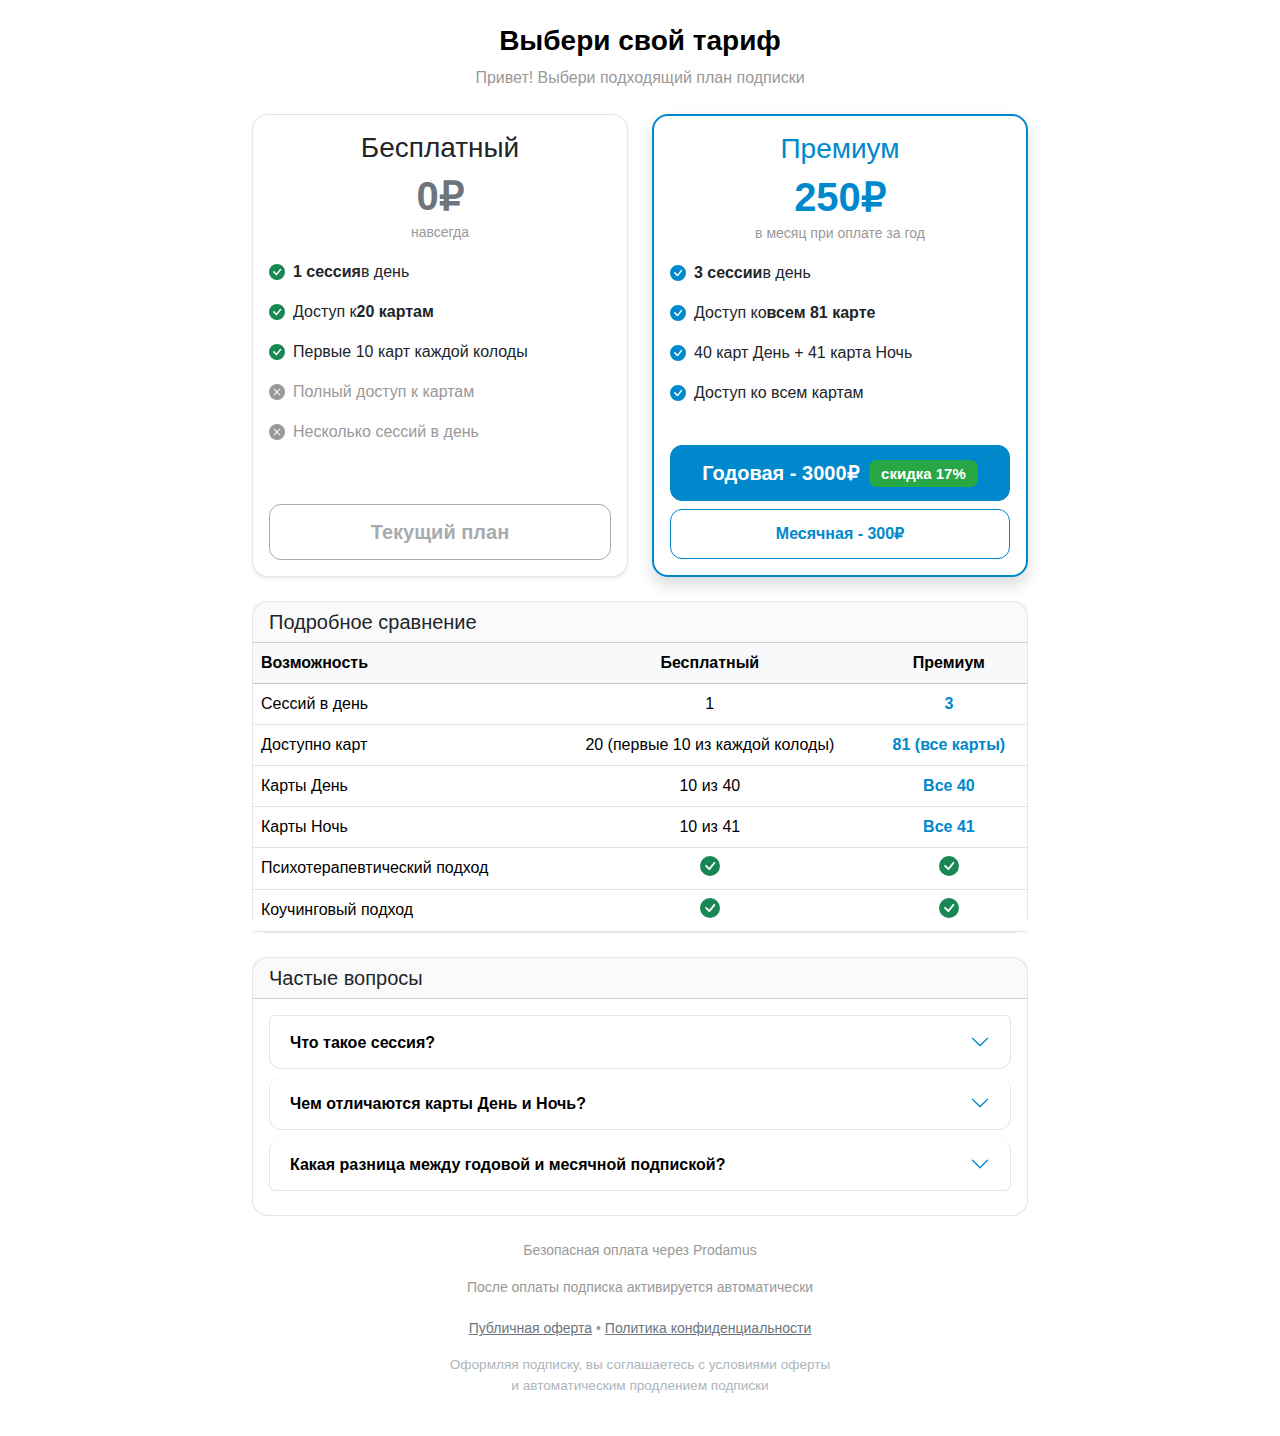
<file: static/webapp/index.html>
<!DOCTYPE html>
<html lang="ru">
<head>
    <meta charset="UTF-8">
    <meta name="viewport" content="width=device-width, initial-scale=1.0">
    <title>Выбор подписки</title>

    <!-- Bootstrap 5 CSS -->
    <link href="https://cdn.jsdelivr.net/npm/bootstrap@5.3.2/dist/css/bootstrap.min.css" rel="stylesheet">

    <!-- Custom CSS -->
    <link href="css/style.css" rel="stylesheet">

    <!-- Telegram WebApp Script -->
    <script src="https://telegram.org/js/telegram-web-app.js"></script>
</head>
<body>
    <div class="container py-4">
        <!-- Header -->
        <div class="text-center mb-4">
            <h1 class="mb-2">Выбери свой тариф</h1>
            <p class="text-muted" id="user-greeting">Привет! Выбери подходящий план подписки</p>
        </div>

        <!-- Comparison Cards -->
        <div class="row g-4 mb-4">
            <!-- Free Plan -->
            <div class="col-md-6">
                <div class="card h-100 shadow-sm">
                    <div class="card-body d-flex flex-column">
                        <div class="text-center mb-3">
                            <h3 class="card-title">Бесплатный</h3>
                            <div class="display-6 fw-bold text-secondary">0₽</div>
                            <small class="text-muted">навсегда</small>
                        </div>

                        <ul class="list-unstyled mb-4 flex-grow-1">
                            <li class="mb-3">
                                <svg class="bi text-success me-2" width="16" height="16" fill="currentColor">
                                    <use xlink:href="#check-circle-fill"/>
                                </svg>
                                <strong>1 сессия</strong> в день
                            </li>
                            <li class="mb-3">
                                <svg class="bi text-success me-2" width="16" height="16" fill="currentColor">
                                    <use xlink:href="#check-circle-fill"/>
                                </svg>
                                Доступ к <strong>20 картам</strong>
                            </li>
                            <li class="mb-3">
                                <svg class="bi text-success me-2" width="16" height="16" fill="currentColor">
                                    <use xlink:href="#check-circle-fill"/>
                                </svg>
                                Первые 10 карт каждой колоды
                            </li>
                            <li class="mb-3">
                                <svg class="bi text-muted me-2" width="16" height="16" fill="currentColor">
                                    <use xlink:href="#x-circle-fill"/>
                                </svg>
                                <span class="text-muted">Полный доступ к картам</span>
                            </li>
                            <li class="mb-3">
                                <svg class="bi text-muted me-2" width="16" height="16" fill="currentColor">
                                    <use xlink:href="#x-circle-fill"/>
                                </svg>
                                <span class="text-muted">Несколько сессий в день</span>
                            </li>
                        </ul>

                        <button class="btn btn-outline-secondary btn-lg w-100" disabled>
                            Текущий план
                        </button>
                    </div>
                </div>
            </div>

            <!-- Premium Plan -->
            <div class="col-md-6">
                <div class="card h-100 shadow border-primary">
                    <div class="card-body d-flex flex-column">
                        <div class="text-center mb-3">
                            <h3 class="card-title text-primary">Премиум</h3>
                            <div class="display-6 fw-bold text-primary">250₽</div>
                            <small class="text-muted">в месяц при оплате за год</small>
                        </div>

                        <ul class="list-unstyled mb-4 flex-grow-1">
                            <li class="mb-3">
                                <svg class="bi text-primary me-2" width="16" height="16" fill="currentColor">
                                    <use xlink:href="#check-circle-fill"/>
                                </svg>
                                <strong>3 сессии</strong> в день
                            </li>
                            <li class="mb-3">
                                <svg class="bi text-primary me-2" width="16" height="16" fill="currentColor">
                                    <use xlink:href="#check-circle-fill"/>
                                </svg>
                                Доступ ко <strong>всем 81 карте</strong>
                            </li>
                            <li class="mb-3">
                                <svg class="bi text-primary me-2" width="16" height="16" fill="currentColor">
                                    <use xlink:href="#check-circle-fill"/>
                                </svg>
                                40 карт День + 41 карта Ночь
                            </li>
                            <li class="mb-3">
                                <svg class="bi text-primary me-2" width="16" height="16" fill="currentColor">
                                    <use xlink:href="#check-circle-fill"/>
                                </svg>
                                Доступ ко всем картам
                            </li>
                        </ul>

                        <div class="d-grid gap-2">
                            <button class="btn btn-primary btn-lg" onclick="selectPlan('yearly')">
                                Годовая - 3000₽
                                <span class="badge bg-success ms-1">скидка 17%</span>
                            </button>
                            <button class="btn btn-outline-primary" onclick="selectPlan('monthly')">
                                Месячная - 300₽
                            </button>
                        </div>
                    </div>
                </div>
            </div>
        </div>

        <!-- Comparison Table -->
        <div class="card mb-4">
            <div class="card-header bg-light">
                <h5 class="mb-0">Подробное сравнение</h5>
            </div>
            <div class="card-body p-0">
                <div class="table-responsive">
                    <table class="table table-hover mb-0">
                        <thead class="table-light">
                            <tr>
                                <th>Возможность</th>
                                <th class="text-center">Бесплатный</th>
                                <th class="text-center">Премиум</th>
                            </tr>
                        </thead>
                        <tbody>
                            <tr>
                                <td>Сессий в день</td>
                                <td class="text-center">1</td>
                                <td class="text-center text-primary fw-bold">3</td>
                            </tr>
                            <tr>
                                <td>Доступно карт</td>
                                <td class="text-center">20 (первые 10 из каждой колоды)</td>
                                <td class="text-center text-primary fw-bold">81 (все карты)</td>
                            </tr>
                            <tr>
                                <td>Карты День</td>
                                <td class="text-center">10 из 40</td>
                                <td class="text-center text-primary fw-bold">Все 40</td>
                            </tr>
                            <tr>
                                <td>Карты Ночь</td>
                                <td class="text-center">10 из 41</td>
                                <td class="text-center text-primary fw-bold">Все 41</td>
                            </tr>
                            <tr>
                                <td>Психотерапевтический подход</td>
                                <td class="text-center">
                                    <svg class="bi text-success" width="20" height="20" fill="currentColor">
                                        <use xlink:href="#check-circle-fill"/>
                                    </svg>
                                </td>
                                <td class="text-center">
                                    <svg class="bi text-success" width="20" height="20" fill="currentColor">
                                        <use xlink:href="#check-circle-fill"/>
                                    </svg>
                                </td>
                            </tr>
                            <tr>
                                <td>Коучинговый подход</td>
                                <td class="text-center">
                                    <svg class="bi text-success" width="20" height="20" fill="currentColor">
                                        <use xlink:href="#check-circle-fill"/>
                                    </svg>
                                </td>
                                <td class="text-center">
                                    <svg class="bi text-success" width="20" height="20" fill="currentColor">
                                        <use xlink:href="#check-circle-fill"/>
                                    </svg>
                                </td>
                            </tr>
                        </tbody>
                    </table>
                </div>
            </div>
        </div>

        <!-- FAQ Section -->
        <div class="card mb-4">
            <div class="card-header bg-light">
                <h5 class="mb-0">Частые вопросы</h5>
            </div>
            <div class="card-body">
                <div class="accordion" id="faqAccordion">
                    <div class="accordion-item">
                        <h2 class="accordion-header">
                            <button class="accordion-button collapsed" type="button" data-bs-toggle="collapse" data-bs-target="#faq1">
                                Что такое сессия?
                            </button>
                        </h2>
                        <div id="faq1" class="accordion-collapse collapse" data-bs-parent="#faqAccordion">
                            <div class="accordion-body">
                                Сессия - это полный цикл работы с картой: от выбора запроса до получения инсайтов и рефлексии. С бесплатной подпиской вы можете пройти одну сессию в день, с премиум - три.
                            </div>
                        </div>
                    </div>

                    <div class="accordion-item">
                        <h2 class="accordion-header">
                            <button class="accordion-button collapsed" type="button" data-bs-toggle="collapse" data-bs-target="#faq2">
                                Чем отличаются карты День и Ночь?
                            </button>
                        </h2>
                        <div id="faq2" class="accordion-collapse collapse" data-bs-parent="#faqAccordion">
                            <div class="accordion-body">
                                Карты День и Ночь - это две разные колоды с уникальными изображениями. Выбор зависит от вашего настроения и типа запроса. В бесплатной версии доступны первые 10 карт каждой колоды.
                            </div>
                        </div>
                    </div>

                    <div class="accordion-item">
                        <h2 class="accordion-header">
                            <button class="accordion-button collapsed" type="button" data-bs-toggle="collapse" data-bs-target="#faq3">
                                Какая разница между годовой и месячной подпиской?
                            </button>
                        </h2>
                        <div id="faq3" class="accordion-collapse collapse" data-bs-parent="#faqAccordion">
                            <div class="accordion-body">
                                Годовая подписка дает скидку 17% (3000₽ вместо 3600₽). Это выгоднее, если вы планируете регулярно использовать бота.
                            </div>
                        </div>
                    </div>
                </div>
            </div>
        </div>

        <!-- Footer -->
        <div class="text-center text-muted small">
            <p>Безопасная оплата через Prodamus</p>
            <p>После оплаты подписка активируется автоматически</p>
            <p style="margin-top: 20px;">
                <a href="/static/oferta.html" target="_blank" style="color: #6c757d; text-decoration: underline;">Публичная оферта</a>
                •
                <a href="/static/privacy.html" target="_blank" style="color: #6c757d; text-decoration: underline;">Политика конфиденциальности</a>
            </p>
            <p style="font-size: 0.85rem; color: #adb5bd;">
                Оформляя подписку, вы соглашаетесь с условиями оферты<br>
                и автоматическим продлением подписки
            </p>
        </div>
    </div>

    <!-- Bootstrap Icons -->
    <svg xmlns="http://www.w3.org/2000/svg" style="display: none;">
        <symbol id="check-circle-fill" viewBox="0 0 16 16">
            <path d="M16 8A8 8 0 1 1 0 8a8 8 0 0 1 16 0zm-3.97-3.03a.75.75 0 0 0-1.08.022L7.477 9.417 5.384 7.323a.75.75 0 0 0-1.06 1.06L6.97 11.03a.75.75 0 0 0 1.079-.02l3.992-4.99a.75.75 0 0 0-.01-1.05z"/>
        </symbol>
        <symbol id="x-circle-fill" viewBox="0 0 16 16">
            <path d="M16 8A8 8 0 1 1 0 8a8 8 0 0 1 16 0zM5.354 4.646a.5.5 0 1 0-.708.708L7.293 8l-2.647 2.646a.5.5 0 0 0 .708.708L8 8.707l2.646 2.647a.5.5 0 0 0 .708-.708L8.707 8l2.647-2.646a.5.5 0 0 0-.708-.708L8 7.293 5.354 4.646z"/>
        </symbol>
    </svg>

    <!-- Bootstrap JS -->
    <script src="https://cdn.jsdelivr.net/npm/bootstrap@5.3.2/dist/js/bootstrap.bundle.min.js"></script>

    <!-- Custom JS -->
    <script src="js/app.js?v=2"></script>
</body>
</html>
</file>
<file: static/webapp/css/style.css>
/* Telegram WebApp Styles */
body {
    font-family: -apple-system, BlinkMacSystemFont, 'Segoe UI', Roboto, 'Helvetica Neue', Arial, sans-serif;
    background-color: var(--tg-theme-bg-color, #ffffff);
    color: var(--tg-theme-text-color, #000000);
    margin: 0;
    padding: 0;
    overflow-x: hidden;
}

.container {
    max-width: 800px;
}

/* Header */
h1 {
    font-weight: 700;
    font-size: 1.75rem;
}

#user-greeting {
    font-size: 1rem;
}

/* Cards */
.card {
    border-radius: 16px;
    border: 1px solid rgba(0, 0, 0, 0.1);
    transition: transform 0.2s, box-shadow 0.2s;
}

.card:hover {
    transform: translateY(-4px);
    box-shadow: 0 8px 24px rgba(0, 0, 0, 0.12) !important;
}

.border-primary {
    border: 2px solid var(--tg-theme-button-color, #0088cc) !important;
}

/* Buttons */
.btn {
    border-radius: 12px;
    font-weight: 600;
    padding: 12px 24px;
    transition: all 0.2s;
}

.btn-primary {
    background-color: var(--tg-theme-button-color, #0088cc);
    border-color: var(--tg-theme-button-color, #0088cc);
    color: var(--tg-theme-button-text-color, #ffffff);
}

.btn-primary:hover {
    background-color: var(--tg-theme-button-color, #0088cc);
    border-color: var(--tg-theme-button-color, #0088cc);
    opacity: 0.9;
    transform: scale(1.02);
}

.btn-outline-primary {
    border-color: var(--tg-theme-button-color, #0088cc);
    color: var(--tg-theme-button-color, #0088cc);
}

.btn-outline-primary:hover {
    background-color: var(--tg-theme-button-color, #0088cc);
    border-color: var(--tg-theme-button-color, #0088cc);
    color: var(--tg-theme-button-text-color, #ffffff);
}

/* Badges */
.badge {
    border-radius: 8px;
    padding: 6px 12px;
    font-weight: 600;
}

.bg-primary {
    background-color: var(--tg-theme-button-color, #0088cc) !important;
}

.bg-success {
    background-color: #28a745 !important;
}

/* Text colors */
.text-primary {
    color: var(--tg-theme-button-color, #0088cc) !important;
}

.text-muted {
    color: var(--tg-theme-hint-color, #999999) !important;
}

/* List styling */
.list-unstyled li {
    display: flex;
    align-items: center;
}

/* Table */
.table {
    color: var(--tg-theme-text-color, #000000);
}

.table-hover tbody tr:hover {
    background-color: rgba(0, 0, 0, 0.02);
}

.table-light {
    background-color: rgba(0, 0, 0, 0.03);
    color: var(--tg-theme-text-color, #000000);
}

/* Accordion */
.accordion-button {
    background-color: transparent;
    color: var(--tg-theme-text-color, #000000);
    font-weight: 600;
    padding: 16px 20px;
}

.accordion-button:not(.collapsed) {
    background-color: rgba(0, 136, 204, 0.08);
    color: var(--tg-theme-button-color, #0088cc);
    box-shadow: none;
}

.accordion-button:focus {
    box-shadow: none;
    border-color: rgba(0, 0, 0, 0.125);
}

.accordion-button::after {
    background-image: url("data:image/svg+xml,%3csvg xmlns='http://www.w3.org/2000/svg' viewBox='0 0 16 16' fill='%230088cc'%3e%3cpath fill-rule='evenodd' d='M1.646 4.646a.5.5 0 0 1 .708 0L8 10.293l5.646-5.647a.5.5 0 0 1 .708.708l-6 6a.5.5 0 0 1-.708 0l-6-6a.5.5 0 0 1 0-.708z'/%3e%3c/svg%3e");
}

.accordion-item {
    border: 1px solid rgba(0, 0, 0, 0.1);
    border-radius: 12px;
    margin-bottom: 8px;
}

.accordion-body {
    padding: 16px 20px;
    color: var(--tg-theme-text-color, #000000);
}

/* Card header */
.card-header {
    border-top-left-radius: 16px;
    border-top-right-radius: 16px;
    background-color: rgba(0, 0, 0, 0.02);
}

.bg-light {
    background-color: rgba(0, 0, 0, 0.02) !important;
}

/* Icons */
.bi {
    vertical-align: -0.125em;
}

/* Display */
.display-6 {
    font-size: 2.5rem;
    font-weight: 700;
}

/* Responsive */
@media (max-width: 768px) {
    h1 {
        font-size: 1.5rem;
    }

    .display-6 {
        font-size: 2rem;
    }

    .btn-lg {
        padding: 10px 20px;
        font-size: 1rem;
    }
}

/* Animation */
@keyframes fadeIn {
    from {
        opacity: 0;
        transform: translateY(20px);
    }
    to {
        opacity: 1;
        transform: translateY(0);
    }
}

.card {
    animation: fadeIn 0.4s ease-out;
}

.card:nth-child(1) {
    animation-delay: 0.1s;
}

.card:nth-child(2) {
    animation-delay: 0.2s;
}

/* Loading state */
.btn:disabled {
    opacity: 0.6;
    cursor: not-allowed;
}

/* Safe area for mobile devices */
@supports (padding: max(0px)) {
    body {
        padding-left: max(12px, env(safe-area-inset-left));
        padding-right: max(12px, env(safe-area-inset-right));
    }
}
</file>
